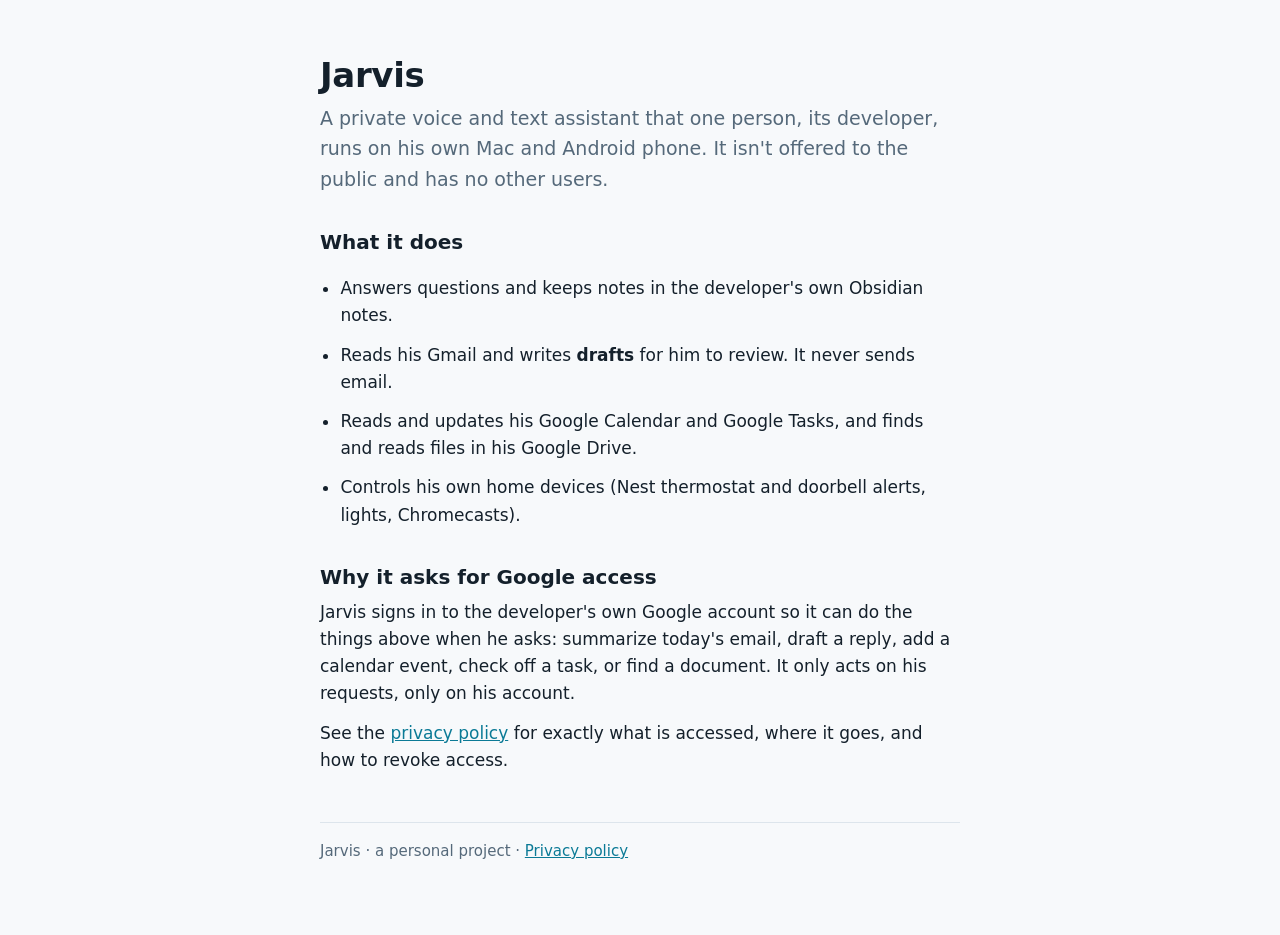
<file: index.html>
<!doctype html>
<html lang="en">
<head>
  <meta charset="utf-8">
  <meta name="viewport" content="width=device-width, initial-scale=1">
  <title>Jarvis</title>
  <meta name="description" content="Jarvis is a private, single-user voice assistant for its developer's own Mac and phone.">
  <link rel="stylesheet" href="style.css">
</head>
<body>
<main>
  <h1>Jarvis</h1>
  <p class="lede">A private voice and text assistant that one person, its developer, runs on his own Mac and Android phone. It isn't offered to the public and has no other users.</p>

  <h2>What it does</h2>
  <ul>
    <li>Answers questions and keeps notes in the developer's own Obsidian notes.</li>
    <li>Reads his Gmail and writes <strong>drafts</strong> for him to review. It never sends email.</li>
    <li>Reads and updates his Google Calendar and Google Tasks, and finds and reads files in his Google Drive.</li>
    <li>Controls his own home devices (Nest thermostat and doorbell alerts, lights, Chromecasts).</li>
  </ul>

  <h2>Why it asks for Google access</h2>
  <p>Jarvis signs in to the developer's own Google account so it can do the things above when he asks: summarize today's email, draft a reply, add a calendar event, check off a task, or find a document. It only acts on his requests, only on his account.</p>

  <p>See the <a href="privacy.html">privacy policy</a> for exactly what is accessed, where it goes, and how to revoke access.</p>

  <footer>Jarvis · a personal project · <a href="privacy.html">Privacy policy</a></footer>
</main>
</body>
</html>
</file>
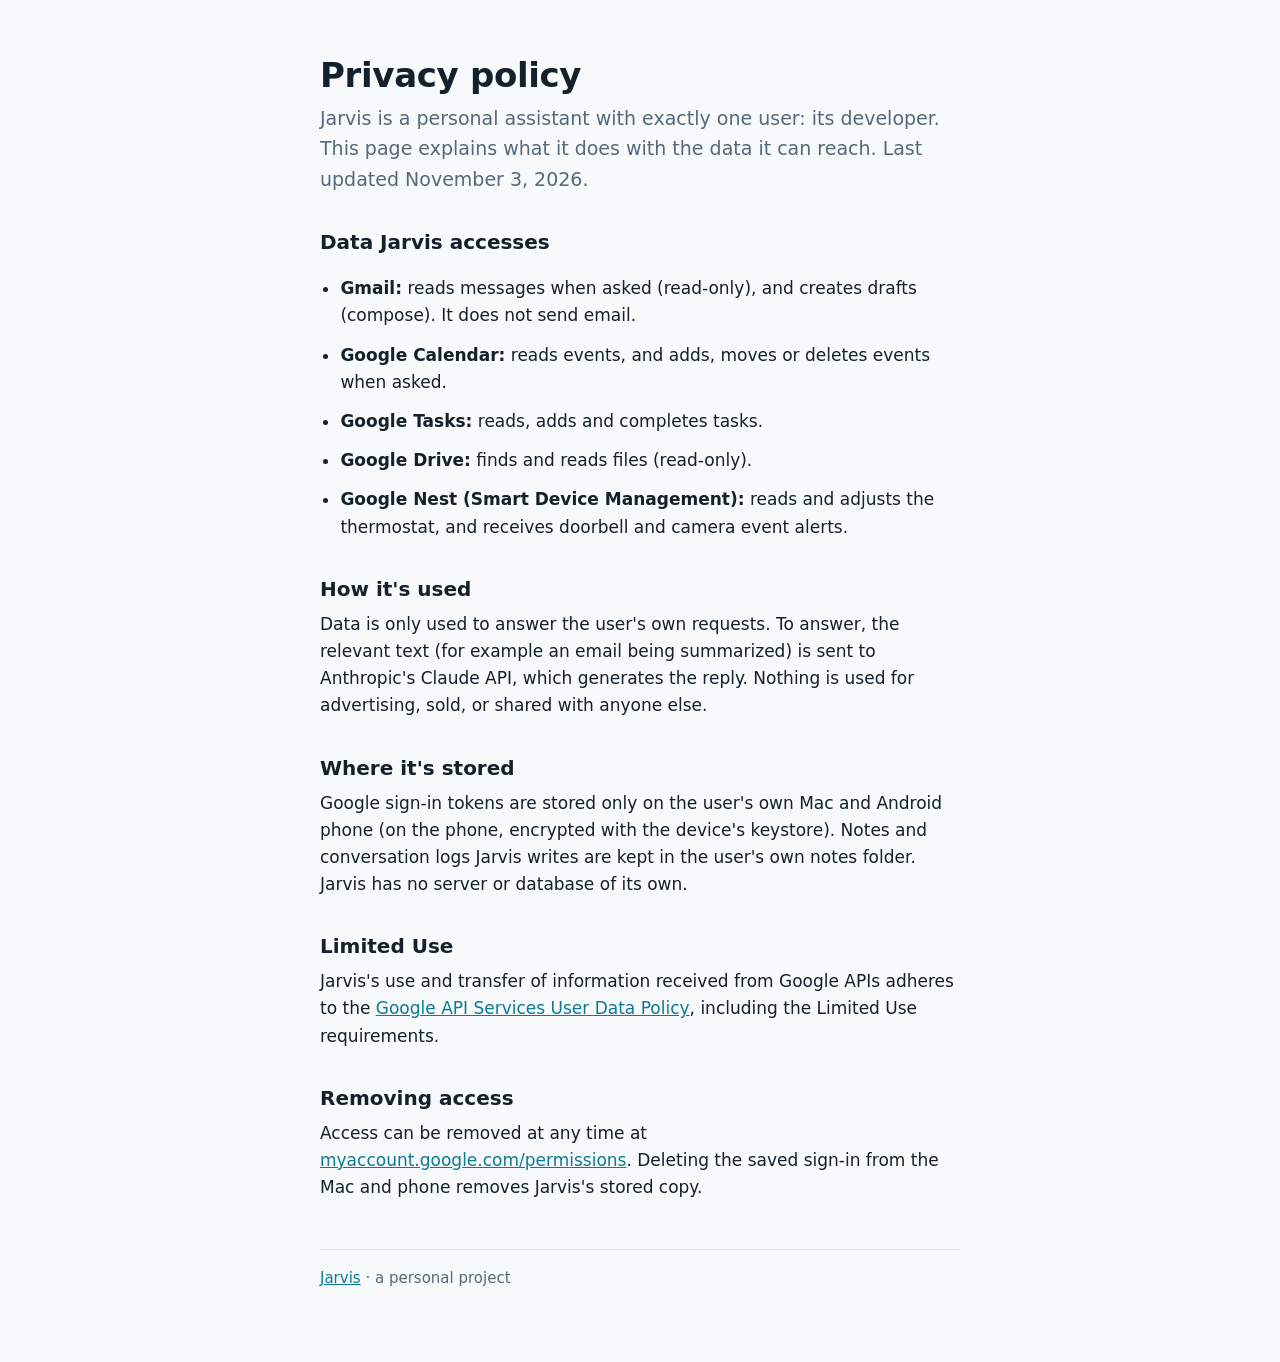
<file: privacy.html>
<!doctype html>
<html lang="en">
<head>
  <meta charset="utf-8">
  <meta name="viewport" content="width=device-width, initial-scale=1">
  <title>Jarvis privacy policy</title>
  <link rel="stylesheet" href="style.css">
</head>
<body>
<main>
  <h1>Privacy policy</h1>
  <p class="lede">Jarvis is a personal assistant with exactly one user: its developer. This page explains what it does with the data it can reach. Last updated November 3, 2026.</p>

  <h2>Data Jarvis accesses</h2>
  <ul>
    <li><strong>Gmail:</strong> reads messages when asked (read-only), and creates drafts (compose). It does not send email.</li>
    <li><strong>Google Calendar:</strong> reads events, and adds, moves or deletes events when asked.</li>
    <li><strong>Google Tasks:</strong> reads, adds and completes tasks.</li>
    <li><strong>Google Drive:</strong> finds and reads files (read-only).</li>
    <li><strong>Google Nest (Smart Device Management):</strong> reads and adjusts the thermostat, and receives doorbell and camera event alerts.</li>
  </ul>

  <h2>How it's used</h2>
  <p>Data is only used to answer the user's own requests. To answer, the relevant text (for example an email being summarized) is sent to Anthropic's Claude API, which generates the reply. Nothing is used for advertising, sold, or shared with anyone else.</p>

  <h2>Where it's stored</h2>
  <p>Google sign-in tokens are stored only on the user's own Mac and Android phone (on the phone, encrypted with the device's keystore). Notes and conversation logs Jarvis writes are kept in the user's own notes folder. Jarvis has no server or database of its own.</p>

  <h2>Limited Use</h2>
  <p>Jarvis's use and transfer of information received from Google APIs adheres to the <a href="https://developers.google.com/terms/api-services-user-data-policy">Google API Services User Data Policy</a>, including the Limited Use requirements.</p>

  <h2>Removing access</h2>
  <p>Access can be removed at any time at <a href="https://myaccount.google.com/permissions">myaccount.google.com/permissions</a>. Deleting the saved sign-in from the Mac and phone removes Jarvis's stored copy.</p>

  <footer><a href="index.html">Jarvis</a> · a personal project</footer>
</main>
</body>
</html>
</file>
<file: style.css>
:root { color-scheme: light dark; --bg: #f7f9fb; --text: #14202b; --muted: #55697a; --accent: #0b7a96; --line: #dde5ec; }
@media (prefers-color-scheme: dark) { :root { --bg: #060d17; --text: #d8eef5; --muted: #8aa4b2; --accent: #7fe6ff; --line: #1b2c3b; } }
* { box-sizing: border-box; }
body { margin: 0; background: var(--bg); color: var(--text); font: 17px/1.6 system-ui, -apple-system, "Segoe UI", sans-serif; }
main { max-width: 680px; margin: 0 auto; padding: 56px 20px 72px; }
h1 { font-size: 34px; line-height: 1.15; margin: 0 0 8px; letter-spacing: -.01em; }
h2 { font-size: 20px; margin: 32px 0 6px; }
p, li { margin: 0 0 12px; }
ul { padding-left: 1.2em; }
.lede { color: var(--muted); font-size: 19px; margin-bottom: 28px; }
a { color: var(--accent); }
footer { margin-top: 48px; padding-top: 16px; border-top: 1px solid var(--line); color: var(--muted); font-size: 15px; }
</file>
